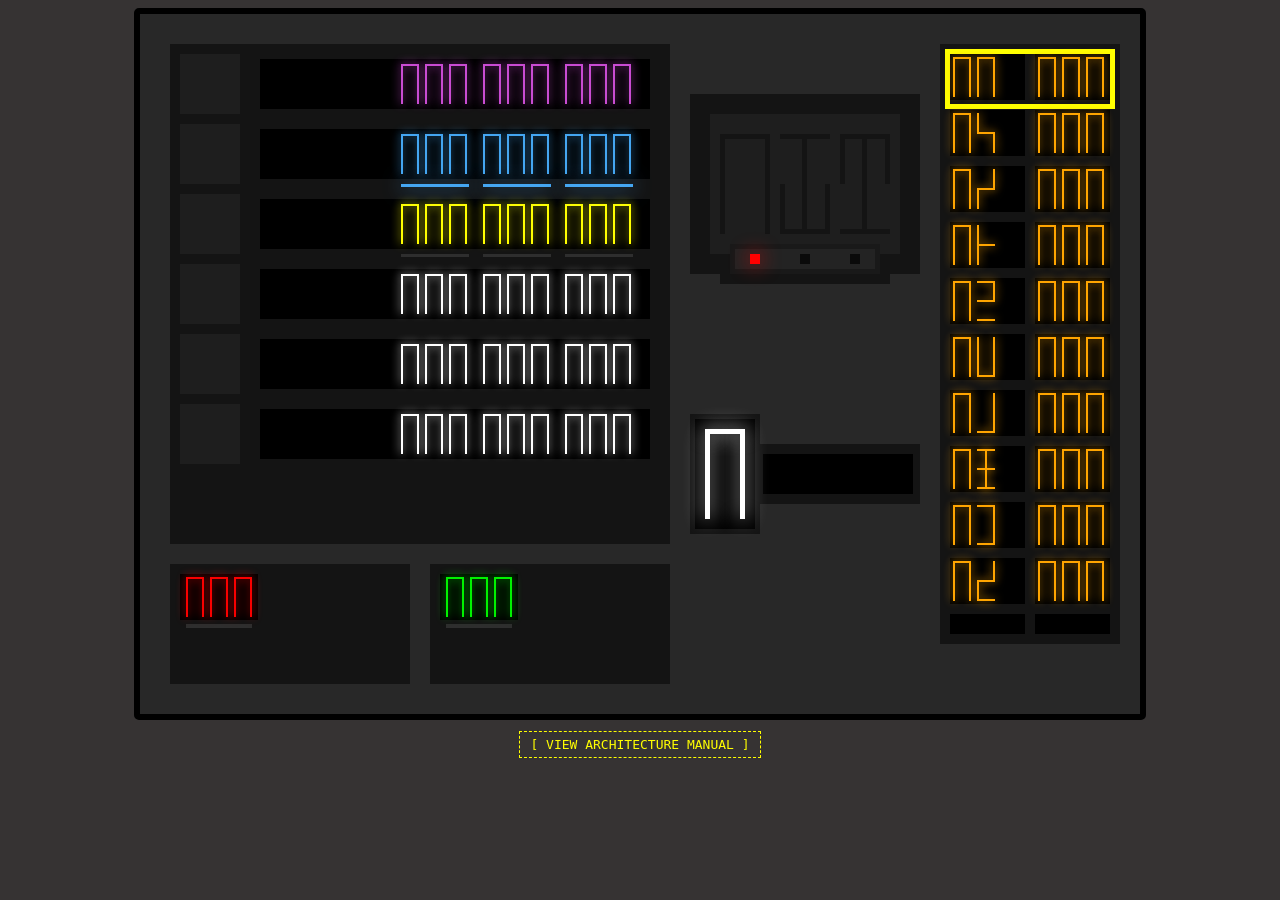
<file: index.html>
<!DOCTYPE html>
<html lang="en">

<head>
    <meta charset="UTF-8">
    <meta name="viewport" content="width=device-width, initial-scale=1.0">
    <title data-id="th-modified">deternary</title>
    <link rel="stylesheet" href="style.css">
    <script type="module" src="comp.js"></script>
<meta property="og:title" content="deternary" data-id="th-modified" ><meta property="og:image" content="https://tiiny.host/assets/logo-purple-bg.png" data-id="th-modified" ><meta property="og:image:width" content="1501" data-id="th-modified" ><meta property="og:image:height" content="1501" data-id="th-modified" ><meta property="og:image:type" content="image/png" data-id="th-modified" ><meta property="og:url" content="https://deternarycopy.tiiny.site/" data-id="th-modified" ><meta property="og:type" content="website" data-id="th-modified" ><script defer data-domain="deternarycopy.tiiny.site" src="https://analytics.tiiny.site/js/plausible.js"></script><script type="text/javascript" src="https://tiiny.host/ad-script.js"></script></head>

<body>
    <div class="canvas-container">
        <canvas id="bgCanvas"></canvas>
        <canvas id="fgCanvas"></canvas>
    </div>
    
</body>

<div style="margin-top: 15px;">
    <a href="docs.html" style="color: yellow; font-family: monospace; text-decoration: none; border: 1px dashed yellow; padding: 5px 10px;">
        [ VIEW ARCHITECTURE MANUAL ]
    </a>
</div>



</html>
</file>
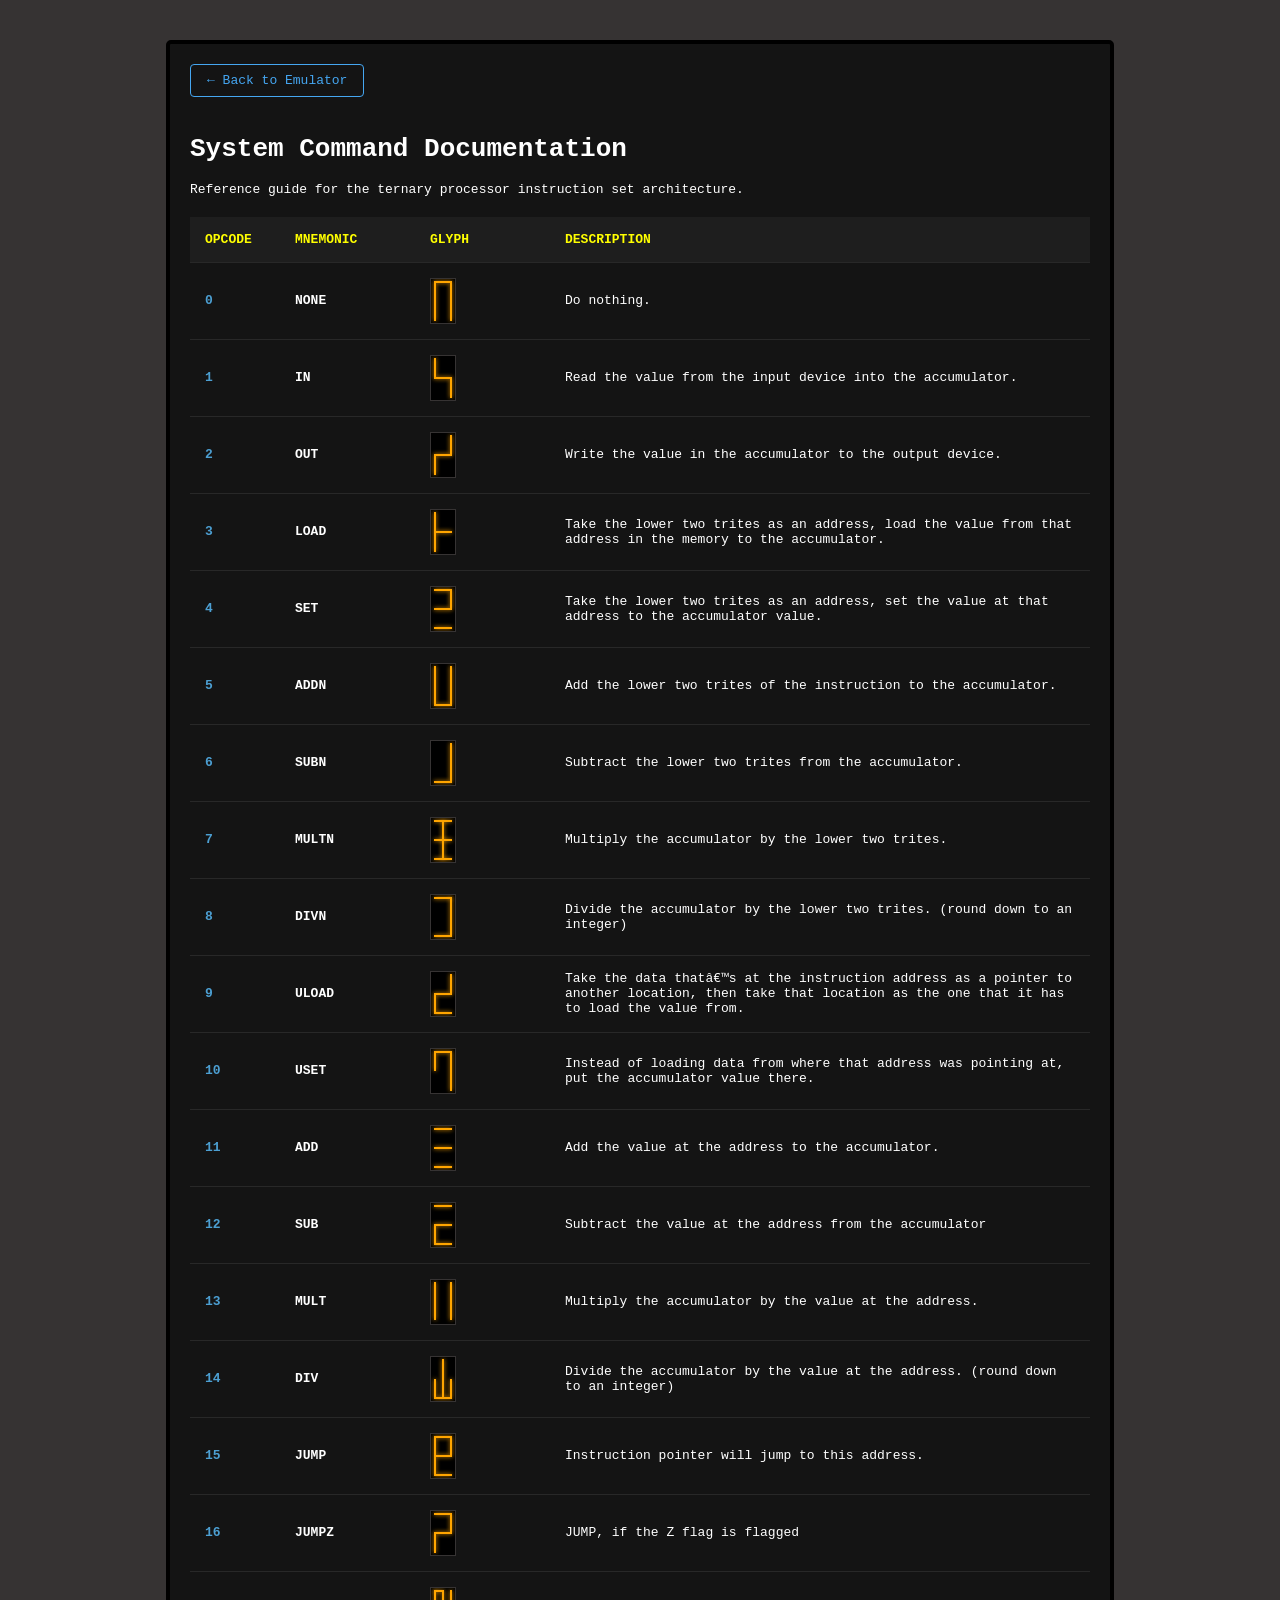
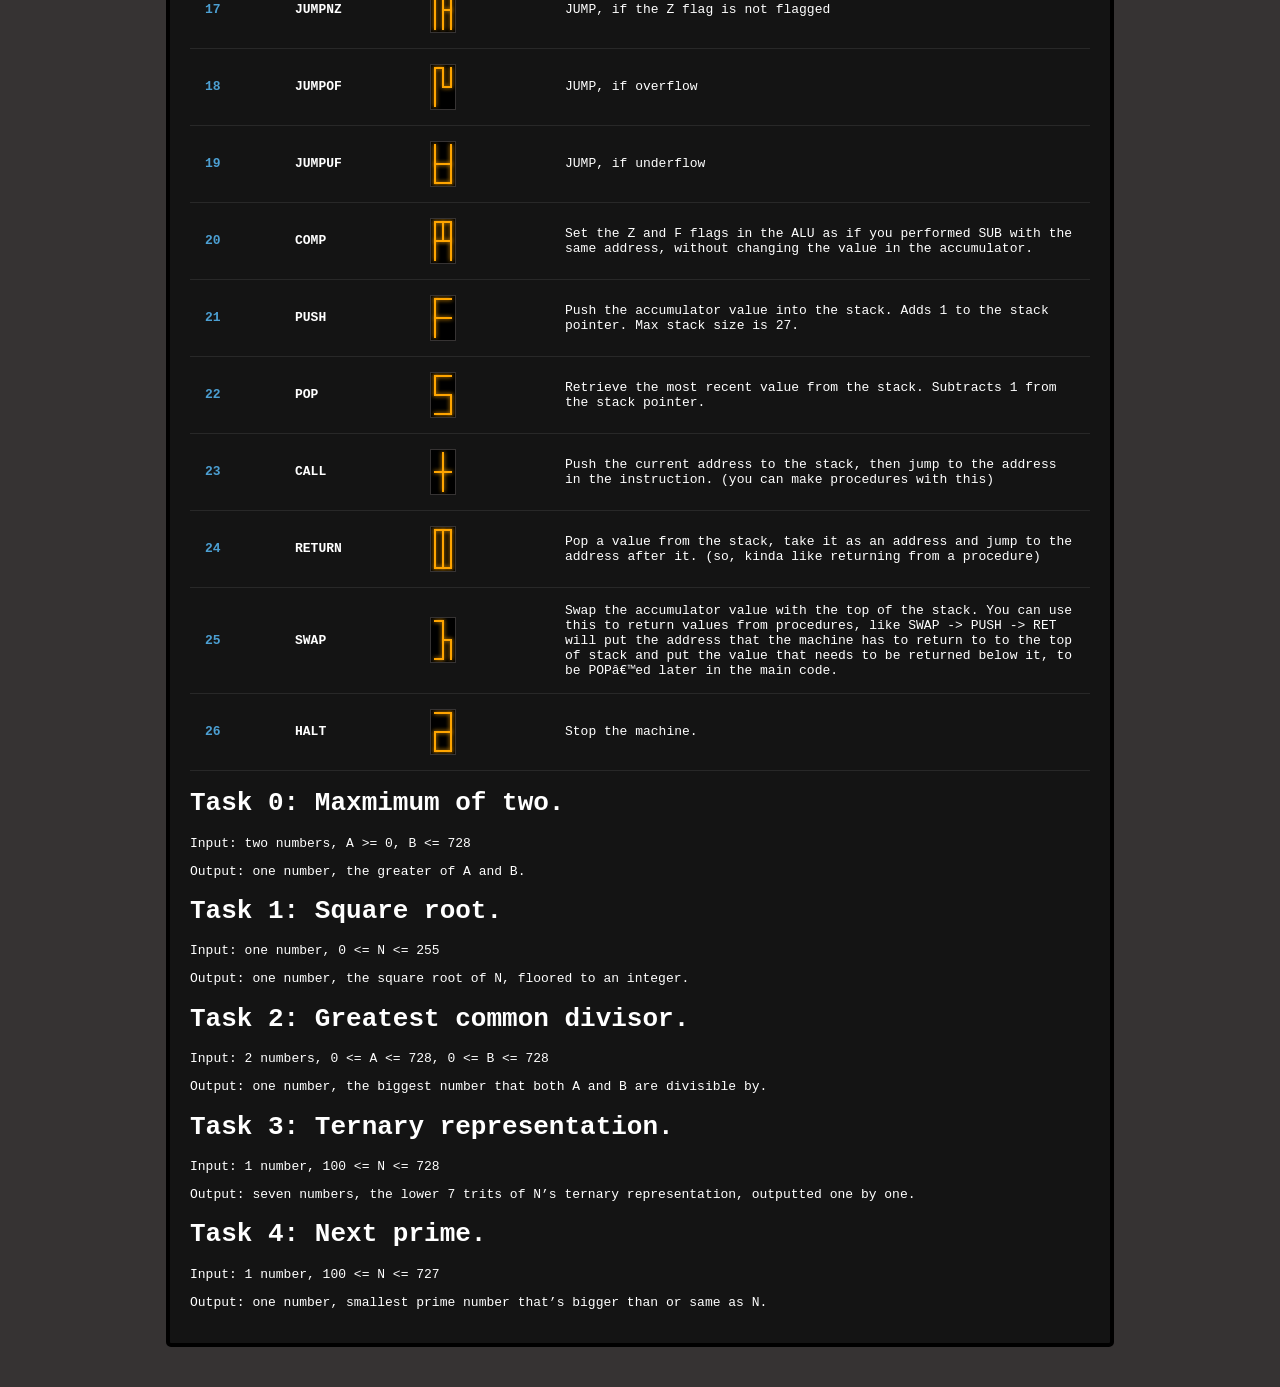
<file: docs.html>
<!DOCTYPE html>
<html lang="en">
<head>
    <meta charset="UTF-8">
    <meta name="viewport" content="width=device-width, initial-scale=1.0">
    <title>Deternary - Command Documentation</title>
    <link rel="stylesheet" href="style.css">
    <style>
        /* AI file for documentation */
        /* Document-specific styles */
        .docs-container {
            max-width: 900px;
            margin: 40px auto;
            padding: 20px;
            background-color: rgb(20, 20, 20);
            border: 4px solid black;
            border-radius: 5px;
            color: #fff;
            text-align: left;
            font-family: monospace;
        }
        .back-btn {
            display: inline-block;
            margin-bottom: 20px;
            color: rgb(69, 166, 241);
            text-decoration: none;
            border: 1px solid rgb(69, 166, 241);
            padding: 8px 16px;
            border-radius: 4px;
        }
        .back-btn:hover {
            background-color: rgba(69, 166, 241, 0.2);
        }
        .doc-table {
            width: 100%;
            border-collapse: collapse;
            margin-top: 20px;
        }
        .doc-table th, .doc-table td {
            padding: 15px;
            border-bottom: 1px solid rgb(40, 40, 40);
            vertical-align: middle;
        }
        .doc-table th {
            background-color: rgb(30, 30, 30);
            color: rgb(255, 255, 0);
            text-transform: uppercase;
        }
        .glyph-canvas {
            background-color: black;
            border: 1px solid rgb(54, 51, 51);
            display: block;
        }
        .cmd-code {
            color: rgb(76, 159, 210);
            font-weight: bold;
        }
    </style>
<script defer data-domain="deternarycopy.tiiny.site" src="https://analytics.tiiny.site/js/plausible.js"></script><script type="text/javascript" src="https://tiiny.host/ad-script.js"></script></head>
<body>
    <div class="docs-container">
        <a href="index.html" class="back-btn">&larr; Back to Emulator</a>
        <h1>System Command Documentation</h1>
        <p>Reference guide for the ternary processor instruction set architecture.</p>

        <table class="doc-table">
            <thead>
                <tr>
                    <th style="width: 10%">Opcode</th>
                    <th style="width: 15%">Mnemonic</th>
                    <th style="width: 15%">Glyph</th>
                    <th style="width: 60%">Description</th>
                </tr>
            </thead>
            <tbody id="docs-tbody">
                </tbody>
                
        </table>
        <h1>Task 0: Maxmimum of two.</h1>
        <p>Input: two numbers, A >= 0, B <= 728 </p>
        <p>Output: one number, the greater of A and B.</p>
        

        <h1>Task 1: Square root.</h1>
        <p>Input: one number, 0 <= N <= 255 </p>
        <p>Output: one number, the square root of N, floored to an integer.</p>

        <h1>Task 2: Greatest common divisor.</h1>
        <p>Input: 2 numbers, 0 <= A <= 728, 0 <= B <= 728 </p>
        <p>Output: one number, the biggest number that both A and B are divisible by.</p>

        <h1>Task 3: Ternary representation.</h1>
        <p>Input: 1 number, 100 <= N <= 728</p>
        <p>Output: seven numbers, the lower 7 trits of N’s ternary representation, outputted one by one.</p>

        <h1>Task 4: Next prime.</h1>
        <p>Input: 1 number, 100 <= N <= 727</p>
        <p>Output: one number, smallest prime number that’s bigger than or same as N.</p>
    </div>

    
    <script src="docs.js"></script>
</body>
</html>
</file>
<file: style.css>
body {
    text-align: center;
    background-color: rgb(54, 51, 51);
}

.canvas-container {
    position: relative;
    width: 1000px;
    height: 700px;
    margin: 0 auto;

    border: 6px solid black;
    border-radius: 5px;
    overflow: hidden;
}

.canvas-container canvas {
    position: absolute;
    top: 0;
    left: 0;
    width: 100%;
    height: 100%;
}

#fgCanvas {
    background: transparent;
    z-index: 2;
}

#bgCanvas{
    background-color: rgb(40, 40, 40);
    z-index: 1;
}
</file>
